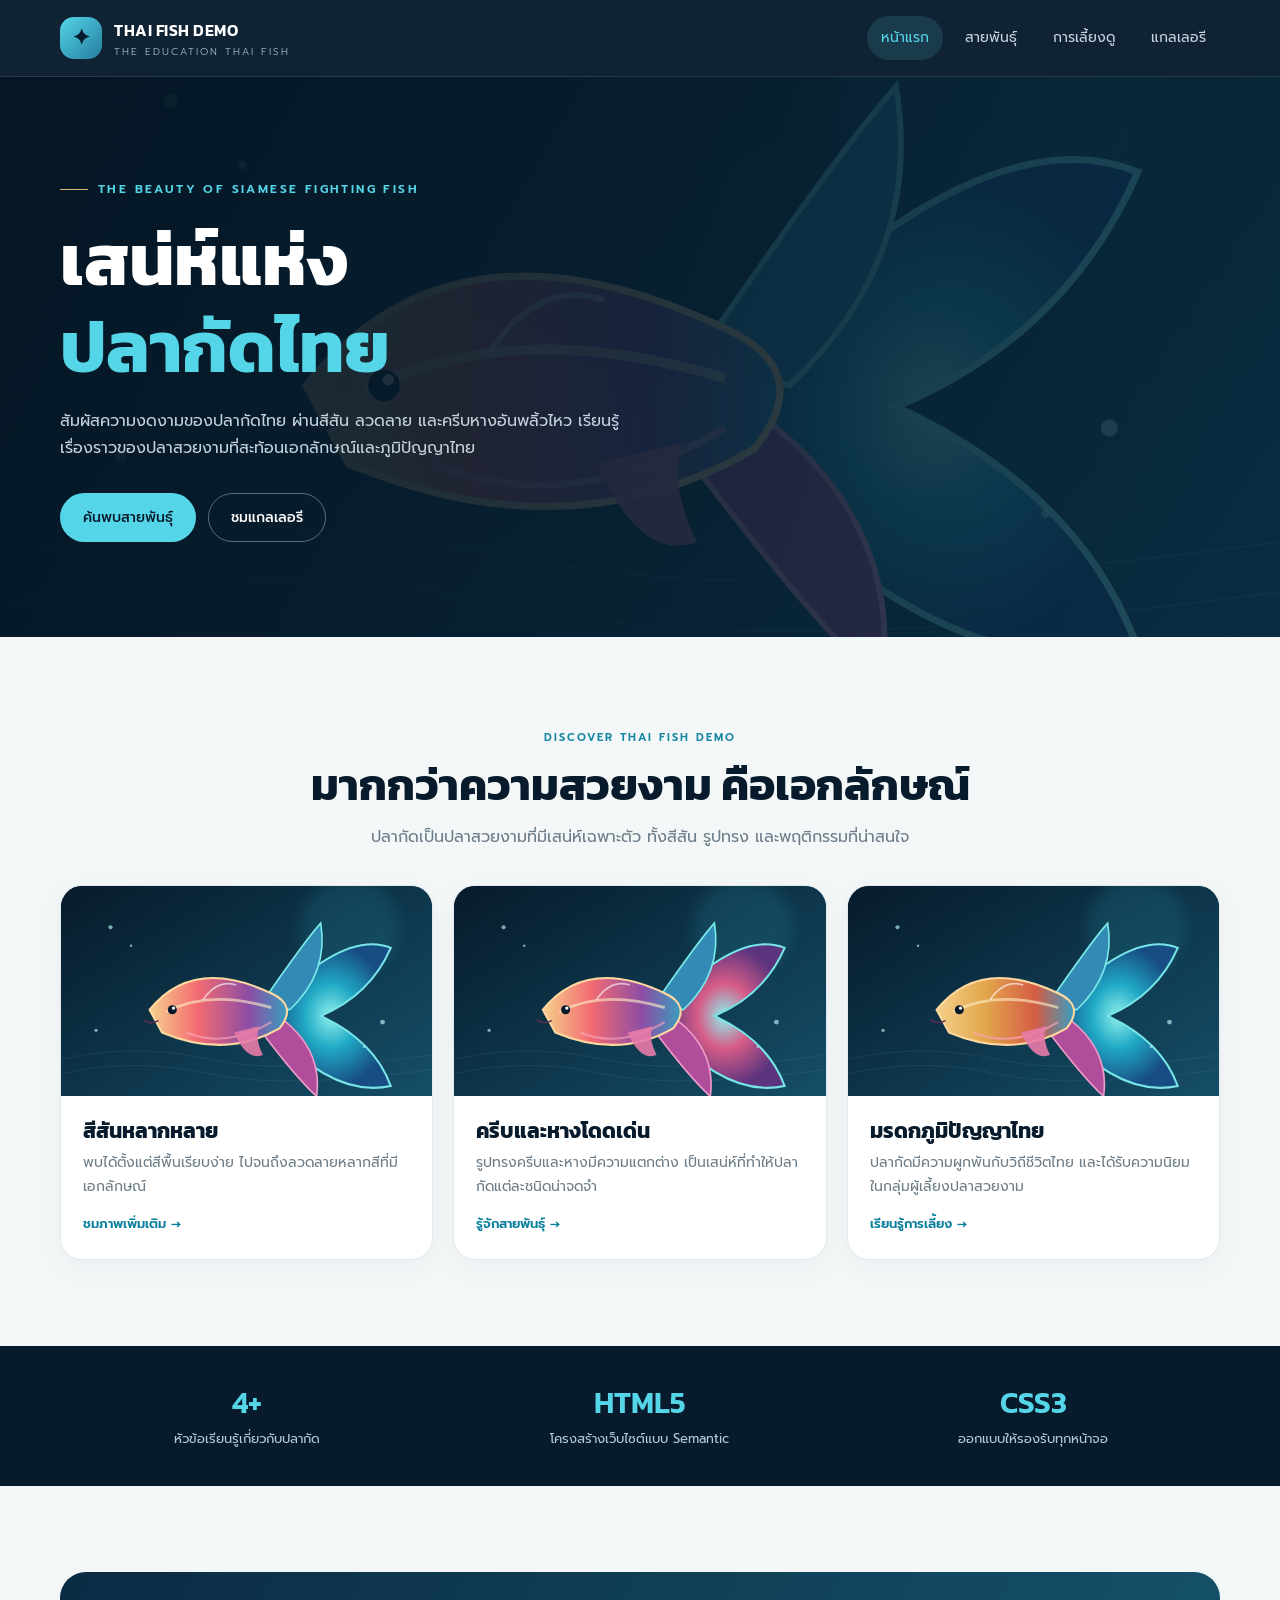
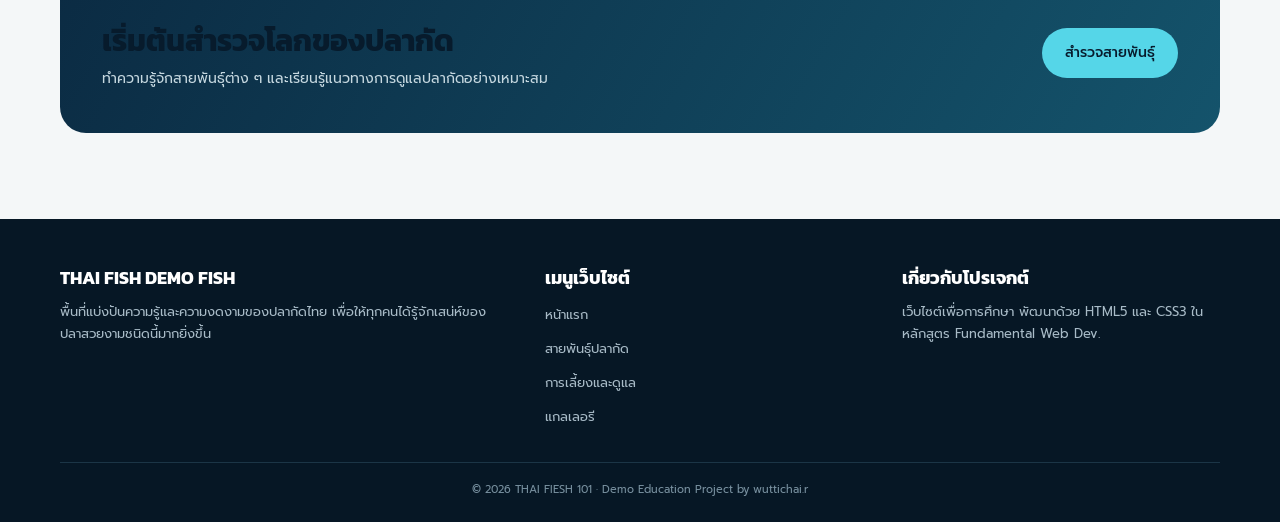
<file: index.html>
<!doctype html>
<html lang="th">
  <head>
    <meta charset="UTF-8" />
    <meta name="viewport" content="width=device-width, initial-scale=1.0" />
    <meta
      name="description"
      content="เรียนรู้เรื่องปลากัดไทย สายพันธุ์ การเลี้ยงดู และแกลเลอรีปลากัดสวยงาม"
    />
    <title>หน้าแรก | THAI FISH DEMO Fish</title>
    <link rel="stylesheet" href="css/style.css" />
  </head>
  <body>
    <header class="site-header">
      <div class="container nav-wrap">
        <a class="brand" href="index.html"
          ><span class="brand-mark">✦</span
          ><span>THAI FISH DEMO<small>THE EDUCATION THAI FISH</small></span></a
        >
        <button
          class="menu-toggle"
          aria-label="เปิดเมนู"
          onclick="
            document.querySelector('.nav-links').classList.toggle('open')
          "
        >
          ☰ เมนู
        </button>
        <ul class="nav-links">
          <li><a class="active" href="index.html">หน้าแรก</a></li>
          <li><a class="" href="species.html">สายพันธุ์</a></li>
          <li><a class="" href="care.html">การเลี้ยงดู</a></li>
          <li><a class="" href="gallery.html">แกลเลอรี</a></li>
        </ul>
      </div>
    </header>
    <main>
      <section class="hero">
        <div class="container hero-inner">
          <div>
            <span class="eyebrow">THE BEAUTY OF SIAMESE FIGHTING FISH</span>
            <h1>เสน่ห์แห่ง<br /><span>ปลากัดไทย</span></h1>
            <p class="hero-copy">
              สัมผัสความงดงามของปลากัดไทย ผ่านสีสัน ลวดลาย และครีบหางอันพลิ้วไหว
              เรียนรู้เรื่องราวของปลาสวยงามที่สะท้อนเอกลักษณ์และภูมิปัญญาไทย
            </p>
            <div class="actions">
              <a class="btn btn-primary" href="species.html">ค้นพบสายพันธุ์</a
              ><a class="btn btn-outline" href="gallery.html">ชมแกลเลอรี</a>
            </div>
          </div>
          <div class="hero-art">
            <img src="images/hero-betta.svg" alt="ภาพวาดปลากัดไทยสีสันสดใส" />
          </div>
        </div>
      </section>
      <section class="section">
        <div class="container">
          <div class="section-head center">
            <span class="kicker">Discover THAI FISH DEMO</span>
            <h2>มากกว่าความสวยงาม คือเอกลักษณ์</h2>
            <p>
              ปลากัดเป็นปลาสวยงามที่มีเสน่ห์เฉพาะตัว ทั้งสีสัน รูปทรง
              และพฤติกรรมที่น่าสนใจ
            </p>
          </div>
          <div class="feature-grid">
            <article class="feature-card">
              <div class="card-art">
                <img src="images/betta-halfmoon.svg" alt="ปลากัดครีบหางบาน" />
              </div>
              <div class="card-body">
                <h3>สีสันหลากหลาย</h3>
                <p>
                  พบได้ตั้งแต่สีพื้นเรียบง่าย ไปจนถึงลวดลายหลากสีที่มีเอกลักษณ์
                </p>
                <a class="text-link" href="gallery.html">ชมภาพเพิ่มเติม</a>
              </div>
            </article>
            <article class="feature-card">
              <div class="card-art">
                <img src="images/betta-crowntail.svg" alt="ปลากัดหางมงกุฎ" />
              </div>
              <div class="card-body">
                <h3>ครีบและหางโดดเด่น</h3>
                <p>
                  รูปทรงครีบและหางมีความแตกต่าง
                  เป็นเสน่ห์ที่ทำให้ปลากัดแต่ละชนิดน่าจดจำ
                </p>
                <a class="text-link" href="species.html">รู้จักสายพันธุ์</a>
              </div>
            </article>
            <article class="feature-card">
              <div class="card-art">
                <img src="images/betta-plakat.svg" alt="ปลากัดปลาหม้อ" />
              </div>
              <div class="card-body">
                <h3>มรดกภูมิปัญญาไทย</h3>
                <p>
                  ปลากัดมีความผูกพันกับวิถีชีวิตไทย
                  และได้รับความนิยมในกลุ่มผู้เลี้ยงปลาสวยงาม
                </p>
                <a class="text-link" href="care.html">เรียนรู้การเลี้ยง</a>
              </div>
            </article>
          </div>
        </div>
      </section>
      <section class="stats">
        <div class="container stats-grid">
          <div class="stat">
            <strong>4+</strong><span>หัวข้อเรียนรู้เกี่ยวกับปลากัด</span>
          </div>
          <div class="stat">
            <strong>HTML5</strong><span>โครงสร้างเว็บไซต์แบบ Semantic</span>
          </div>
          <div class="stat">
            <strong>CSS3</strong><span>ออกแบบให้รองรับทุกหน้าจอ</span>
          </div>
        </div>
      </section>
      <section class="section">
        <div class="container callout">
          <div>
            <h2>เริ่มต้นสำรวจโลกของปลากัด</h2>
            <p>
              ทำความรู้จักสายพันธุ์ต่าง ๆ
              และเรียนรู้แนวทางการดูแลปลากัดอย่างเหมาะสม
            </p>
          </div>
          <a class="btn btn-primary" href="species.html">สำรวจสายพันธุ์</a>
        </div>
      </section>
    </main>
    <footer class="site-footer">
      <div class="container">
        <div class="footer-grid">
          <div>
            <h3>THAI FISH DEMO FISH</h3>
            <p>
              พื้นที่แบ่งปันความรู้และความงดงามของปลากัดไทย
              เพื่อให้ทุกคนได้รู้จักเสน่ห์ของปลาสวยงามชนิดนี้มากยิ่งขึ้น
            </p>
          </div>
          <div>
            <h3>เมนูเว็บไซต์</h3>
            <ul class="footer-links">
              <li><a href="index.html">หน้าแรก</a></li>
              <li><a href="species.html">สายพันธุ์ปลากัด</a></li>
              <li><a href="care.html">การเลี้ยงและดูแล</a></li>
              <li><a href="gallery.html">แกลเลอรี</a></li>
            </ul>
          </div>
          <div>
            <h3>เกี่ยวกับโปรเจกต์</h3>
            <p>
              เว็บไซต์เพื่อการศึกษา พัฒนาด้วย HTML5 และ CSS3 ในหลักสูตร
              Fundamental Web Dev.
            </p>
          </div>
        </div>
        <div class="copyright">
          © 2026 THAI FIESH 101 · Demo Education Project by wuttichai.r
        </div>
      </div>
    </footer>
  </body>
</html>
</file>
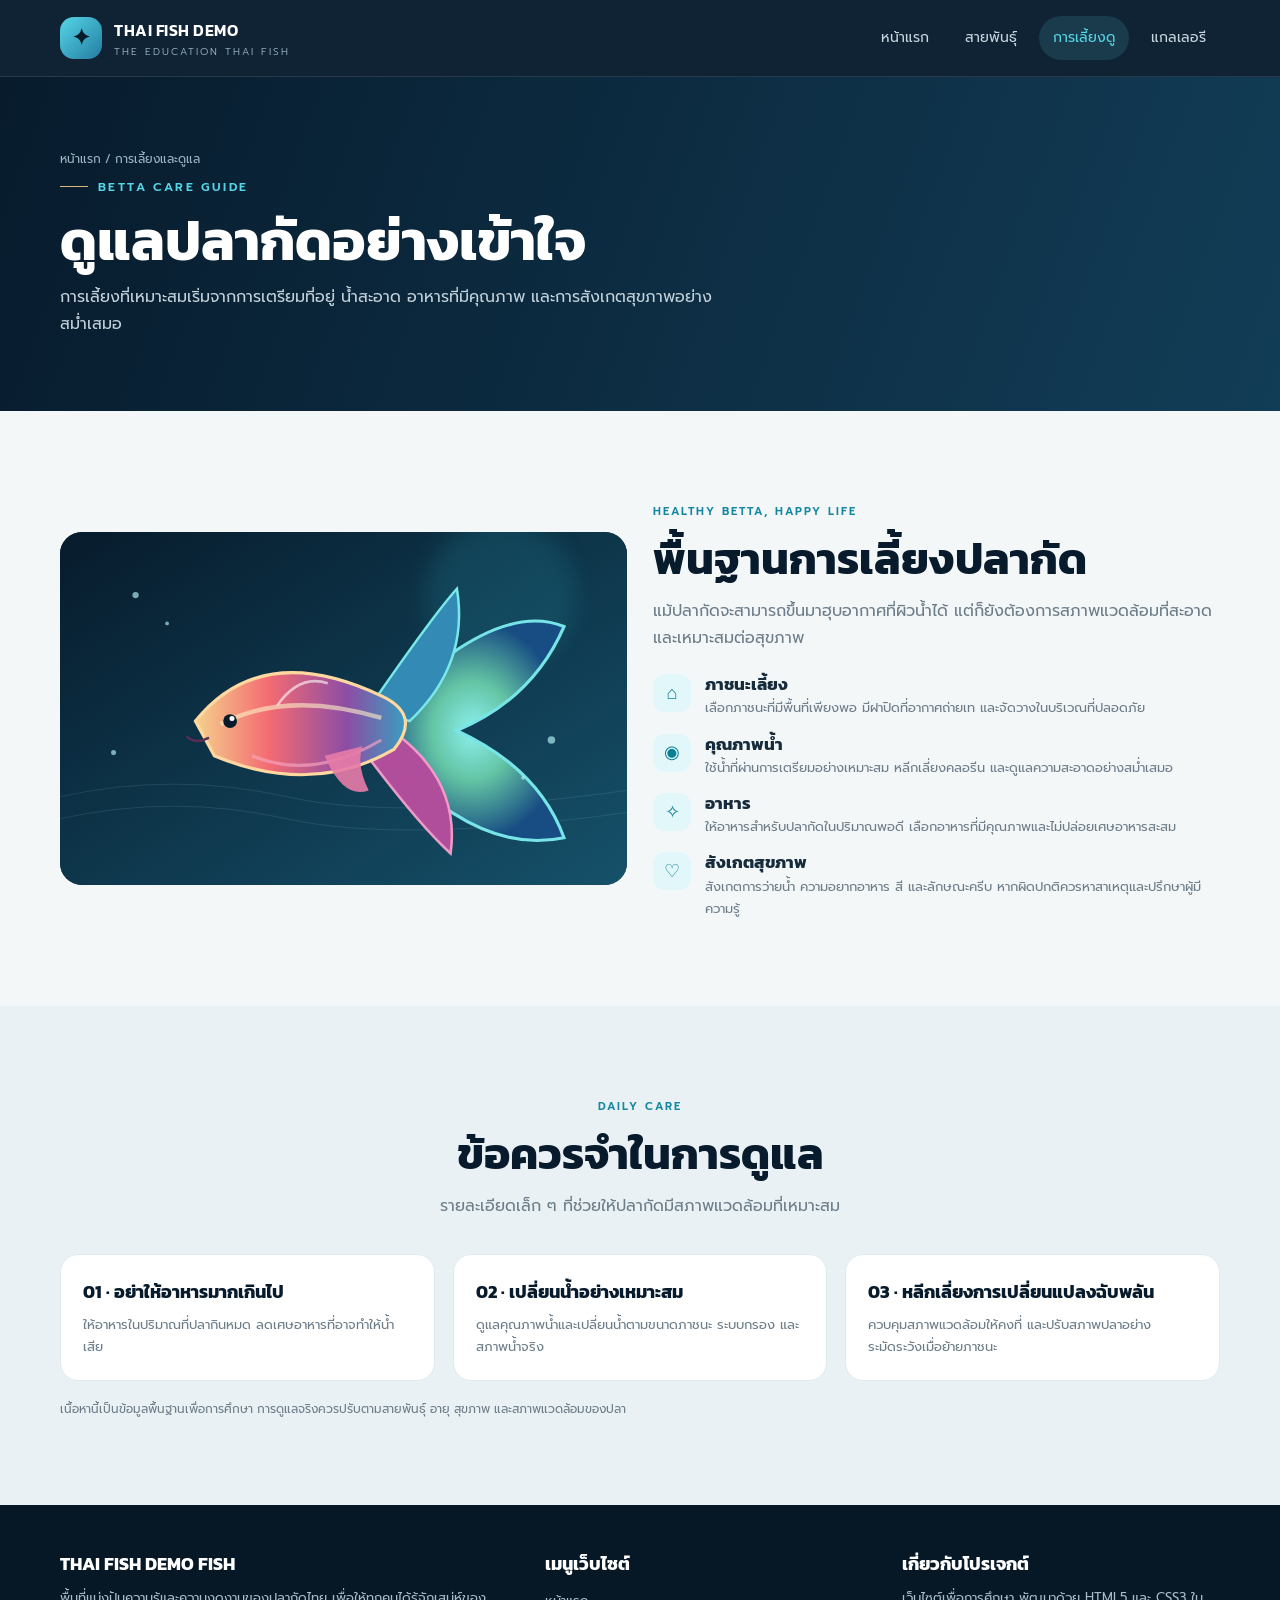
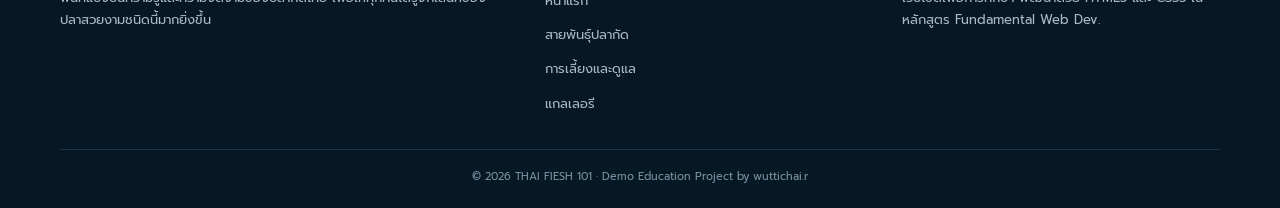
<file: care.html>
<!doctype html>
<html lang="th">
  <head>
    <meta charset="UTF-8" />
    <meta name="viewport" content="width=device-width, initial-scale=1.0" />
    <meta
      name="description"
      content="เรียนรู้เรื่องปลากัดไทย สายพันธุ์ การเลี้ยงดู และแกลเลอรีปลากัดสวยงาม"
    />
    <title>การเลี้ยงและดูแล | THAI FISH DEMO Fish</title>
    <link rel="stylesheet" href="css/style.css" />
  </head>
  <body>
    <header class="site-header">
      <div class="container nav-wrap">
        <a class="brand" href="index.html"
          ><span class="brand-mark">✦</span
          ><span>THAI FISH DEMO<small>THE EDUCATION THAI FISH</small></span></a
        >
        <button
          class="menu-toggle"
          aria-label="เปิดเมนู"
          onclick="
            document.querySelector('.nav-links').classList.toggle('open')
          "
        >
          ☰ เมนู
        </button>
        <ul class="nav-links">
          <li><a class="" href="index.html">หน้าแรก</a></li>
          <li><a class="" href="species.html">สายพันธุ์</a></li>
          <li><a class="active" href="care.html">การเลี้ยงดู</a></li>
          <li><a class="" href="gallery.html">แกลเลอรี</a></li>
        </ul>
      </div>
    </header>
    <main>
      <section class="page-hero">
        <div class="container">
          <div class="breadcrumb">หน้าแรก / การเลี้ยงและดูแล</div>
          <span class="eyebrow">BETTA CARE GUIDE</span>
          <h1>ดูแลปลากัดอย่างเข้าใจ</h1>
          <p>
            การเลี้ยงที่เหมาะสมเริ่มจากการเตรียมที่อยู่ น้ำสะอาด
            อาหารที่มีคุณภาพ และการสังเกตสุขภาพอย่างสม่ำเสมอ
          </p>
        </div>
      </section>
      <section class="section">
        <div class="container content-grid">
          <div class="content-art">
            <img
              src="images/betta-care.svg"
              alt="ภาพประกอบปลากัดในสภาพแวดล้อมใต้น้ำ"
            />
          </div>
          <div>
            <span class="kicker">Healthy Betta, Happy Life</span>
            <h2>พื้นฐานการเลี้ยงปลากัด</h2>
            <p class="lead">
              แม้ปลากัดจะสามารถขึ้นมาฮุบอากาศที่ผิวน้ำได้
              แต่ก็ยังต้องการสภาพแวดล้อมที่สะอาดและเหมาะสมต่อสุขภาพ
            </p>
            <div class="info-list">
              <div class="info-item">
                <span class="info-icon">⌂</span>
                <div>
                  <h3>ภาชนะเลี้ยง</h3>
                  <p>
                    เลือกภาชนะที่มีพื้นที่เพียงพอ มีฝาปิดที่อากาศถ่ายเท
                    และจัดวางในบริเวณที่ปลอดภัย
                  </p>
                </div>
              </div>
              <div class="info-item">
                <span class="info-icon">◉</span>
                <div>
                  <h3>คุณภาพน้ำ</h3>
                  <p>
                    ใช้น้ำที่ผ่านการเตรียมอย่างเหมาะสม หลีกเลี่ยงคลอรีน
                    และดูแลความสะอาดอย่างสม่ำเสมอ
                  </p>
                </div>
              </div>
              <div class="info-item">
                <span class="info-icon">✧</span>
                <div>
                  <h3>อาหาร</h3>
                  <p>
                    ให้อาหารสำหรับปลากัดในปริมาณพอดี
                    เลือกอาหารที่มีคุณภาพและไม่ปล่อยเศษอาหารสะสม
                  </p>
                </div>
              </div>
              <div class="info-item">
                <span class="info-icon">♡</span>
                <div>
                  <h3>สังเกตสุขภาพ</h3>
                  <p>
                    สังเกตการว่ายน้ำ ความอยากอาหาร สี และลักษณะครีบ
                    หากผิดปกติควรหาสาเหตุและปรึกษาผู้มีความรู้
                  </p>
                </div>
              </div>
            </div>
          </div>
        </div>
      </section>
      <section class="section" style="background: #eaf1f4">
        <div class="container">
          <div class="section-head center">
            <span class="kicker">Daily Care</span>
            <h2>ข้อควรจำในการดูแล</h2>
            <p>รายละเอียดเล็ก ๆ ที่ช่วยให้ปลากัดมีสภาพแวดล้อมที่เหมาะสม</p>
          </div>
          <div class="tip-grid">
            <article class="tip">
              <b>01 · อย่าให้อาหารมากเกินไป</b>
              <p>ให้อาหารในปริมาณที่ปลากินหมด ลดเศษอาหารที่อาจทำให้น้ำเสีย</p>
            </article>
            <article class="tip">
              <b>02 · เปลี่ยนน้ำอย่างเหมาะสม</b>
              <p>
                ดูแลคุณภาพน้ำและเปลี่ยนน้ำตามขนาดภาชนะ ระบบกรอง และสภาพน้ำจริง
              </p>
            </article>
            <article class="tip">
              <b>03 · หลีกเลี่ยงการเปลี่ยนแปลงฉับพลัน</b>
              <p>
                ควบคุมสภาพแวดล้อมให้คงที่
                และปรับสภาพปลาอย่างระมัดระวังเมื่อย้ายภาชนะ
              </p>
            </article>
          </div>
          <p class="note">
            เนื้อหานี้เป็นข้อมูลพื้นฐานเพื่อการศึกษา
            การดูแลจริงควรปรับตามสายพันธุ์ อายุ สุขภาพ และสภาพแวดล้อมของปลา
          </p>
        </div>
      </section>
    </main>
    <footer class="site-footer">
      <div class="container">
        <div class="footer-grid">
          <div>
            <h3>THAI FISH DEMO FISH</h3>
            <p>
              พื้นที่แบ่งปันความรู้และความงดงามของปลากัดไทย
              เพื่อให้ทุกคนได้รู้จักเสน่ห์ของปลาสวยงามชนิดนี้มากยิ่งขึ้น
            </p>
          </div>
          <div>
            <h3>เมนูเว็บไซต์</h3>
            <ul class="footer-links">
              <li><a href="index.html">หน้าแรก</a></li>
              <li><a href="species.html">สายพันธุ์ปลากัด</a></li>
              <li><a href="care.html">การเลี้ยงและดูแล</a></li>
              <li><a href="gallery.html">แกลเลอรี</a></li>
            </ul>
          </div>
          <div>
            <h3>เกี่ยวกับโปรเจกต์</h3>
            <p>
              เว็บไซต์เพื่อการศึกษา พัฒนาด้วย HTML5 และ CSS3 ในหลักสูตร
              Fundamental Web Dev.
            </p>
          </div>
        </div>
        <div class="copyright">
          © 2026 THAI FIESH 101 · Demo Education Project by wuttichai.r
        </div>
      </div>
    </footer>
  </body>
</html>
</file>
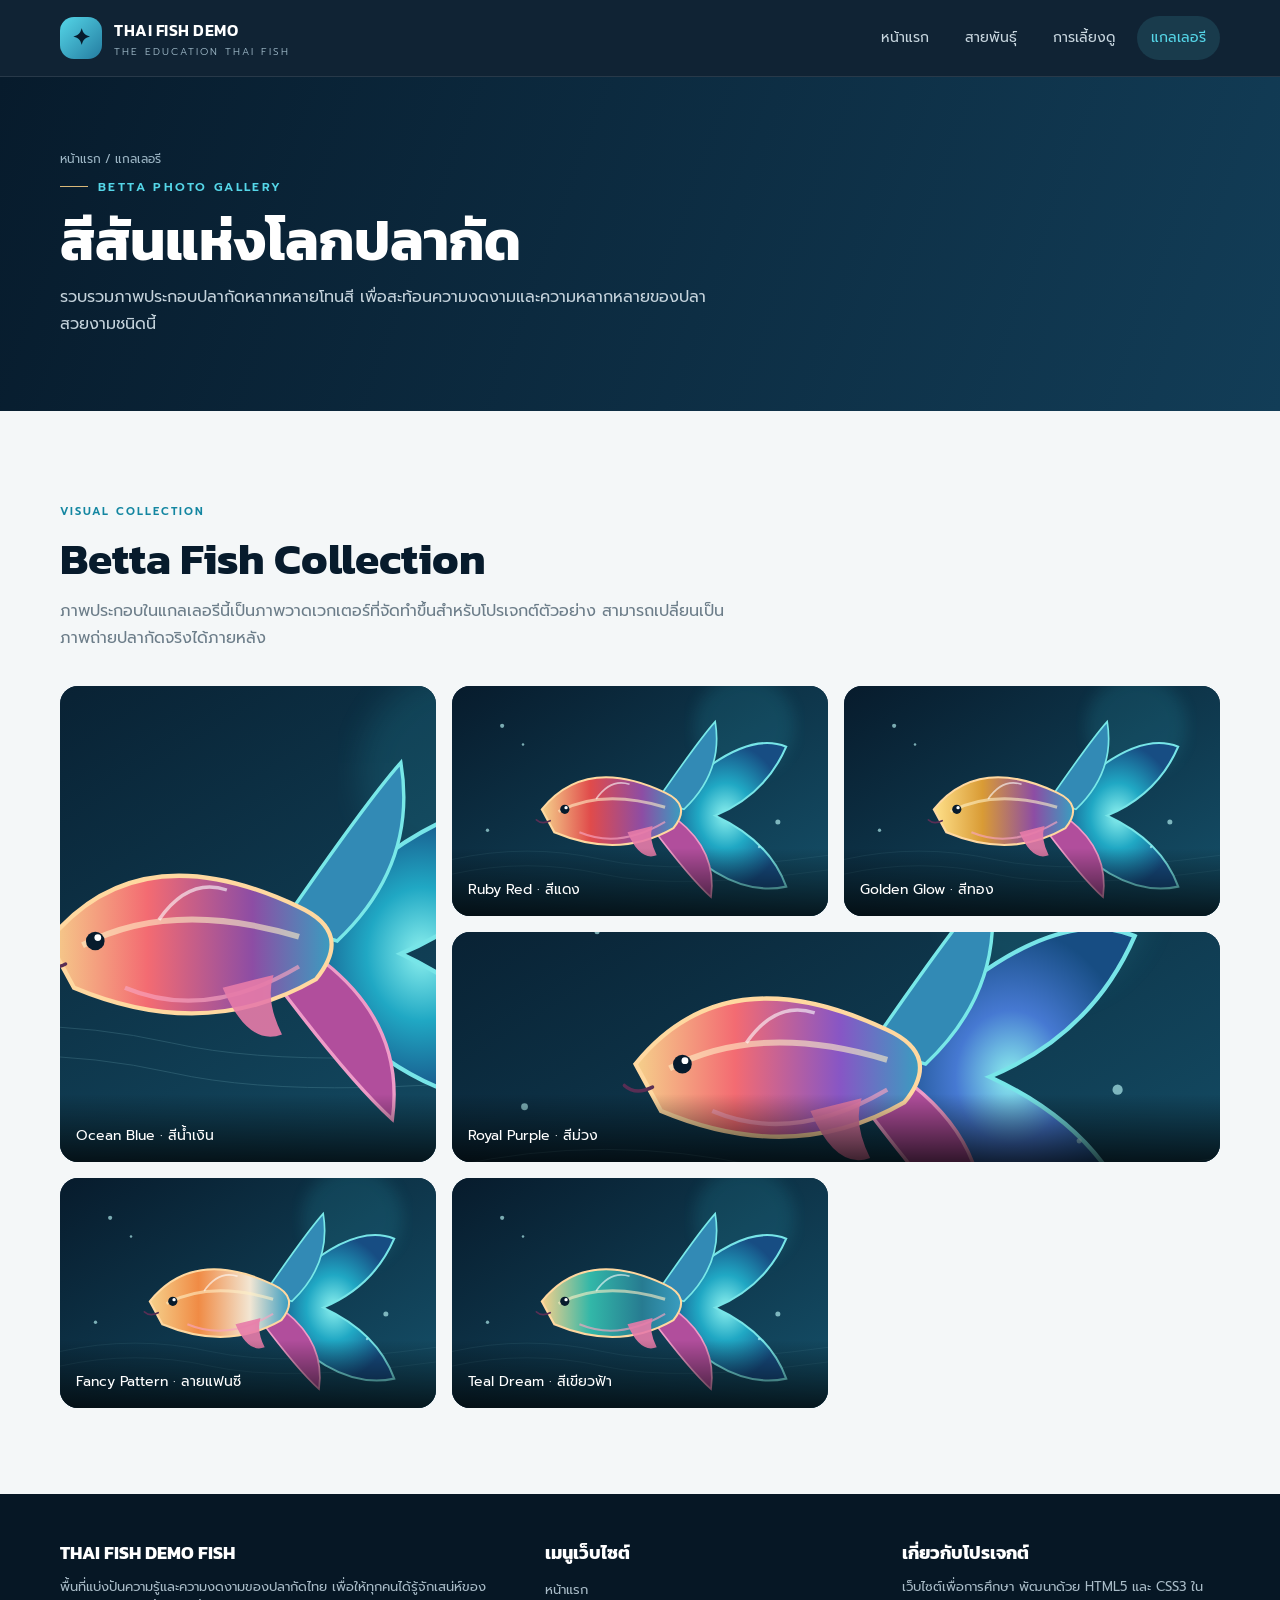
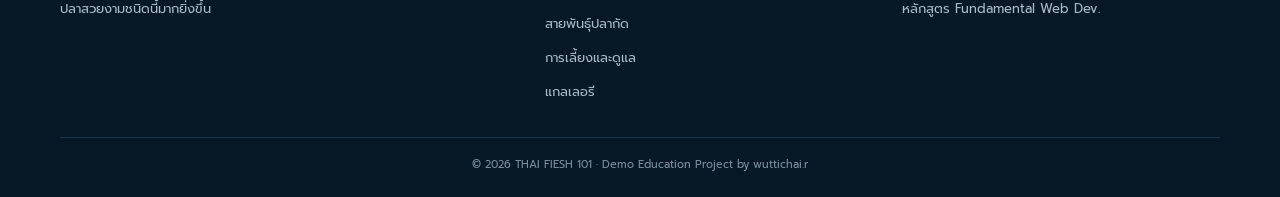
<file: gallery.html>
<!doctype html>
<html lang="th">
  <head>
    <meta charset="UTF-8" />
    <meta name="viewport" content="width=device-width, initial-scale=1.0" />
    <meta
      name="description"
      content="เรียนรู้เรื่องปลากัดไทย สายพันธุ์ การเลี้ยงดู และแกลเลอรีปลากัดสวยงาม"
    />
    <title>แกลเลอรี | THAI FISH DEMO Fish</title>
    <link rel="stylesheet" href="css/style.css" />
  </head>
  <body>
    <header class="site-header">
      <div class="container nav-wrap">
        <a class="brand" href="index.html"
          ><span class="brand-mark">✦</span
          ><span>THAI FISH DEMO<small>THE EDUCATION THAI FISH</small></span></a
        >
        <button
          class="menu-toggle"
          aria-label="เปิดเมนู"
          onclick="
            document.querySelector('.nav-links').classList.toggle('open')
          "
        >
          ☰ เมนู
        </button>
        <ul class="nav-links">
          <li><a class="" href="index.html">หน้าแรก</a></li>
          <li><a class="" href="species.html">สายพันธุ์</a></li>
          <li><a class="" href="care.html">การเลี้ยงดู</a></li>
          <li><a class="active" href="gallery.html">แกลเลอรี</a></li>
        </ul>
      </div>
    </header>
    <main>
      <section class="page-hero">
        <div class="container">
          <div class="breadcrumb">หน้าแรก / แกลเลอรี</div>
          <span class="eyebrow">BETTA PHOTO GALLERY</span>
          <h1>สีสันแห่งโลกปลากัด</h1>
          <p>
            รวบรวมภาพประกอบปลากัดหลากหลายโทนสี
            เพื่อสะท้อนความงดงามและความหลากหลายของปลาสวยงามชนิดนี้
          </p>
        </div>
      </section>
      <section class="section">
        <div class="container">
          <div class="section-head">
            <span class="kicker">Visual Collection</span>
            <h2>Betta Fish Collection</h2>
            <p>
              ภาพประกอบในแกลเลอรีนี้เป็นภาพวาดเวกเตอร์ที่จัดทำขึ้นสำหรับโปรเจกต์ตัวอย่าง
              สามารถเปลี่ยนเป็นภาพถ่ายปลากัดจริงได้ภายหลัง
            </p>
          </div>
          <div class="gallery-grid">
            <figure class="gallery-item tall">
              <img
                src="images/gallery/betta-blue.svg"
                alt="ปลากัดโทนสีน้ำเงิน"
              />
              <figcaption>Ocean Blue · สีน้ำเงิน</figcaption>
            </figure>
            <figure class="gallery-item">
              <img src="images/gallery/betta-red.svg" alt="ปลากัดโทนสีแดง" />
              <figcaption>Ruby Red · สีแดง</figcaption>
            </figure>
            <figure class="gallery-item">
              <img src="images/gallery/betta-gold.svg" alt="ปลากัดโทนสีทอง" />
              <figcaption>Golden Glow · สีทอง</figcaption>
            </figure>
            <figure class="gallery-item wide">
              <img
                src="images/gallery/betta-purple.svg"
                alt="ปลากัดโทนสีม่วง"
              />
              <figcaption>Royal Purple · สีม่วง</figcaption>
            </figure>
            <figure class="gallery-item">
              <img src="images/gallery/betta-koi.svg" alt="ปลากัดลายแฟนซี" />
              <figcaption>Fancy Pattern · ลายแฟนซี</figcaption>
            </figure>
            <figure class="gallery-item">
              <img
                src="images/gallery/betta-teal.svg"
                alt="ปลากัดโทนสีเขียวฟ้า"
              />
              <figcaption>Teal Dream · สีเขียวฟ้า</figcaption>
            </figure>
          </div>
        </div>
      </section>
    </main>
    <footer class="site-footer">
      <div class="container">
        <div class="footer-grid">
          <div>
            <h3>THAI FISH DEMO FISH</h3>
            <p>
              พื้นที่แบ่งปันความรู้และความงดงามของปลากัดไทย
              เพื่อให้ทุกคนได้รู้จักเสน่ห์ของปลาสวยงามชนิดนี้มากยิ่งขึ้น
            </p>
          </div>
          <div>
            <h3>เมนูเว็บไซต์</h3>
            <ul class="footer-links">
              <li><a href="index.html">หน้าแรก</a></li>
              <li><a href="species.html">สายพันธุ์ปลากัด</a></li>
              <li><a href="care.html">การเลี้ยงและดูแล</a></li>
              <li><a href="gallery.html">แกลเลอรี</a></li>
            </ul>
          </div>
          <div>
            <h3>เกี่ยวกับโปรเจกต์</h3>
            <p>
              เว็บไซต์เพื่อการศึกษา พัฒนาด้วย HTML5 และ CSS3 ในหลักสูตร
              Fundamental Web Dev.
            </p>
          </div>
        </div>
        <div class="copyright">
          © 2026 THAI FIESH 101 · Demo Education Project by wuttichai.r
        </div>
      </div>
    </footer>
  </body>
</html>
</file>
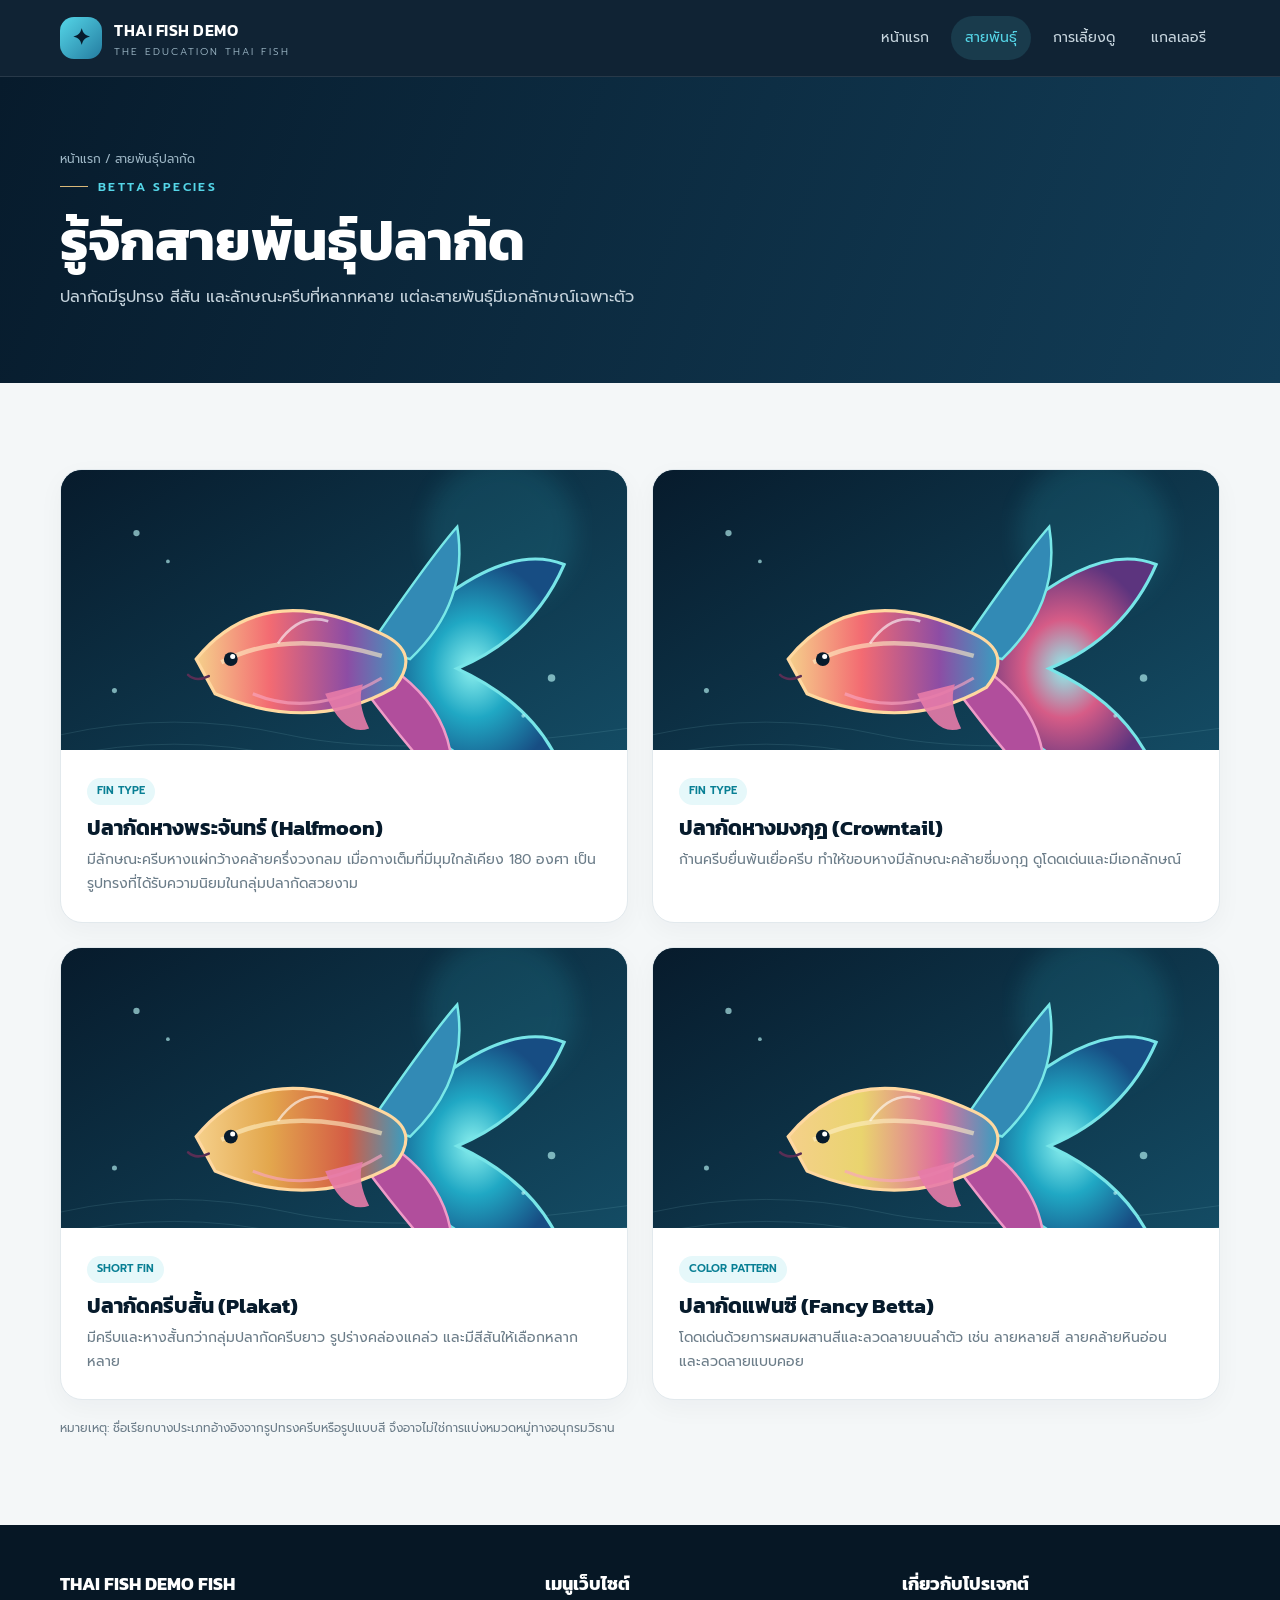
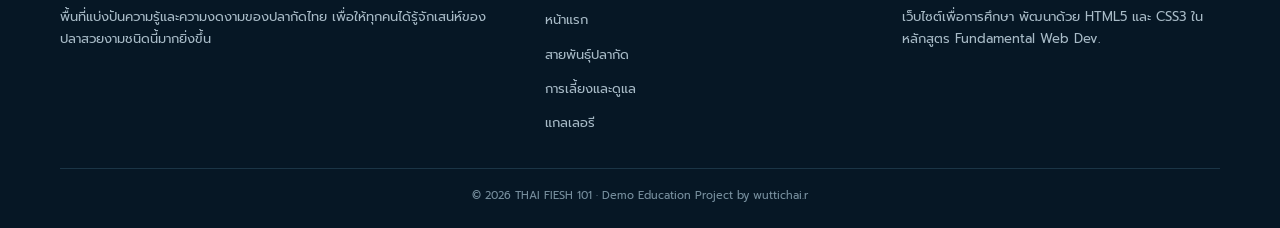
<file: species.html>
<!doctype html>
<html lang="th">
  <head>
    <meta charset="UTF-8" />
    <meta name="viewport" content="width=device-width, initial-scale=1.0" />
    <meta
      name="description"
      content="เรียนรู้เรื่องปลากัดไทย สายพันธุ์ การเลี้ยงดู และแกลเลอรีปลากัดสวยงาม"
    />
    <title>สายพันธุ์ปลากัด | THAI FISH DEMO Fish</title>
    <link rel="stylesheet" href="css/style.css" />
  </head>
  <body>
    <header class="site-header">
      <div class="container nav-wrap">
        <a class="brand" href="index.html"
          ><span class="brand-mark">✦</span
          ><span>THAI FISH DEMO<small>THE EDUCATION THAI FISH</small></span></a
        >
        <button
          class="menu-toggle"
          aria-label="เปิดเมนู"
          onclick="
            document.querySelector('.nav-links').classList.toggle('open')
          "
        >
          ☰ เมนู
        </button>
        <ul class="nav-links">
          <li><a class="" href="index.html">หน้าแรก</a></li>
          <li><a class="active" href="species.html">สายพันธุ์</a></li>
          <li><a class="" href="care.html">การเลี้ยงดู</a></li>
          <li><a class="" href="gallery.html">แกลเลอรี</a></li>
        </ul>
      </div>
    </header>
    <main>
      <section class="page-hero">
        <div class="container">
          <div class="breadcrumb">หน้าแรก / สายพันธุ์ปลากัด</div>
          <span class="eyebrow">BETTA SPECIES</span>
          <h1>รู้จักสายพันธุ์ปลากัด</h1>
          <p>
            ปลากัดมีรูปทรง สีสัน และลักษณะครีบที่หลากหลาย
            แต่ละสายพันธุ์มีเอกลักษณ์เฉพาะตัว
          </p>
        </div>
      </section>
      <section class="section">
        <div class="container">
          <div class="species-grid">
            <article class="species-card">
              <div class="card-art">
                <img src="images/betta-halfmoon.svg" alt="ปลากัดหางพระจันทร์" />
              </div>
              <div class="card-body">
                <span class="tag">FIN TYPE</span>
                <h3>ปลากัดหางพระจันทร์ (Halfmoon)</h3>
                <p>
                  มีลักษณะครีบหางแผ่กว้างคล้ายครึ่งวงกลม
                  เมื่อกางเต็มที่มีมุมใกล้เคียง 180 องศา
                  เป็นรูปทรงที่ได้รับความนิยมในกลุ่มปลากัดสวยงาม
                </p>
              </div>
            </article>
            <article class="species-card">
              <div class="card-art">
                <img src="images/betta-crowntail.svg" alt="ปลากัดหางมงกุฎ" />
              </div>
              <div class="card-body">
                <span class="tag">FIN TYPE</span>
                <h3>ปลากัดหางมงกุฎ (Crowntail)</h3>
                <p>
                  ก้านครีบยื่นพ้นเยื่อครีบ ทำให้ขอบหางมีลักษณะคล้ายซี่มงกุฎ
                  ดูโดดเด่นและมีเอกลักษณ์
                </p>
              </div>
            </article>
            <article class="species-card">
              <div class="card-art">
                <img src="images/betta-plakat.svg" alt="ปลากัดปลากัดครีบสั้น" />
              </div>
              <div class="card-body">
                <span class="tag">SHORT FIN</span>
                <h3>ปลากัดครีบสั้น (Plakat)</h3>
                <p>
                  มีครีบและหางสั้นกว่ากลุ่มปลากัดครีบยาว รูปร่างคล่องแคล่ว
                  และมีสีสันให้เลือกหลากหลาย
                </p>
              </div>
            </article>
            <article class="species-card">
              <div class="card-art">
                <img src="images/betta-fancy.svg" alt="ปลากัดแฟนซี" />
              </div>
              <div class="card-body">
                <span class="tag">COLOR PATTERN</span>
                <h3>ปลากัดแฟนซี (Fancy Betta)</h3>
                <p>
                  โดดเด่นด้วยการผสมผสานสีและลวดลายบนลำตัว เช่น ลายหลายสี
                  ลายคล้ายหินอ่อน และลวดลายแบบคอย
                </p>
              </div>
            </article>
          </div>
          <p class="note">
            หมายเหตุ: ชื่อเรียกบางประเภทอ้างอิงจากรูปทรงครีบหรือรูปแบบสี
            จึงอาจไม่ใช่การแบ่งหมวดหมู่ทางอนุกรมวิธาน
          </p>
        </div>
      </section>
    </main>
    <footer class="site-footer">
      <div class="container">
        <div class="footer-grid">
          <div>
            <h3>THAI FISH DEMO FISH</h3>
            <p>
              พื้นที่แบ่งปันความรู้และความงดงามของปลากัดไทย
              เพื่อให้ทุกคนได้รู้จักเสน่ห์ของปลาสวยงามชนิดนี้มากยิ่งขึ้น
            </p>
          </div>
          <div>
            <h3>เมนูเว็บไซต์</h3>
            <ul class="footer-links">
              <li><a href="index.html">หน้าแรก</a></li>
              <li><a href="species.html">สายพันธุ์ปลากัด</a></li>
              <li><a href="care.html">การเลี้ยงและดูแล</a></li>
              <li><a href="gallery.html">แกลเลอรี</a></li>
            </ul>
          </div>
          <div>
            <h3>เกี่ยวกับโปรเจกต์</h3>
            <p>
              เว็บไซต์เพื่อการศึกษา พัฒนาด้วย HTML5 และ CSS3 ในหลักสูตร
              Fundamental Web Dev.
            </p>
          </div>
        </div>
        <div class="copyright">
          © 2026 THAI FIESH 101 · Demo Education Project by wuttichai.r
        </div>
      </div>
    </footer>
  </body>
</html>
</file>
<file: css/style.css>
@import url("https://fonts.googleapis.com/css2?family=Kanit:wght@300;400;500;600;700&family=Prompt:wght@300;400;500;600;700&display=swap");

:root {
  --navy: #071b2c;
  --navy-2: #0d2b43;
  --blue: #174b68;
  --cyan: #55d6e8;
  --gold: #d9b879;
  --ink: #162b3b;
  --muted: #6c7d89;
  --paper: #f4f7f8;
  --white: #fff;
  --line: #e2e9ed;
  --shadow: 0 18px 50px rgba(7, 27, 44, 0.12);
  --radius: 22px;
  --container: 1160px;
}
* {
  box-sizing: border-box;
  margin: 0;
  padding: 0;
}
html {
  scroll-behavior: smooth;
}
body {
  font-family: "Prompt", sans-serif;
  color: var(--ink);
  background: var(--paper);
  line-height: 1.7;
}
img {
  display: block;
  max-width: 100%;
}
a {
  color: inherit;
  text-decoration: none;
}
.container {
  width: min(var(--container), calc(100% - 40px));
  margin: auto;
}
.site-header {
  position: sticky;
  top: 0;
  z-index: 20;
  background: rgba(7, 27, 44, 0.96);
  backdrop-filter: blur(14px);
  color: #fff;
  border-bottom: 1px solid rgba(255, 255, 255, 0.1);
}
.nav-wrap {
  min-height: 76px;
  display: flex;
  align-items: center;
  justify-content: space-between;
  gap: 24px;
}
.brand {
  display: flex;
  align-items: center;
  gap: 12px;
  font-family: "Kanit", sans-serif;
  font-weight: 600;
  letter-spacing: 0.5px;
}
.brand-mark {
  width: 42px;
  height: 42px;
  border-radius: 14px;
  background: linear-gradient(135deg, var(--cyan), #247ca0);
  display: grid;
  place-items: center;
  color: var(--navy);
  font-size: 22px;
}
.brand small {
  display: block;
  font:
    300 10px "Prompt",
    sans-serif;
  letter-spacing: 2px;
  color: #9eb8c7;
}
.nav-links {
  display: flex;
  align-items: center;
  gap: 8px;
  list-style: none;
}
.nav-links a {
  display: block;
  padding: 10px 14px;
  border-radius: 999px;
  color: #c8d6df;
  font-size: 14px;
  transition: 0.25s;
}
.nav-links a:hover,
.nav-links a.active {
  background: rgba(85, 214, 232, 0.13);
  color: var(--cyan);
}
.menu-toggle {
  display: none;
  color: white;
  background: none;
  border: 1px solid #426071;
  border-radius: 10px;
  padding: 8px 12px;
  font: inherit;
}
.hero {
  position: relative;
  overflow: hidden;
  background:
    linear-gradient(110deg, rgba(5, 22, 36, 0.97), rgba(7, 36, 56, 0.78)),
    url("../images/hero-betta.svg") center/cover;
  color: white;
}
.hero-inner {
  min-height: 560px;
  display: grid;
  grid-template-columns: 1.05fr 0.95fr;
  align-items: center;
  gap: 35px;
  padding: 70px 0;
}
.eyebrow {
  display: inline-flex;
  align-items: center;
  gap: 10px;
  color: var(--cyan);
  font-size: 12px;
  letter-spacing: 2.4px;
  text-transform: uppercase;
  font-weight: 600;
}
.eyebrow:before {
  content: "";
  width: 28px;
  height: 1px;
  background: var(--gold);
}
h1,
h2,
h3 {
  font-family: "Kanit", sans-serif;
  line-height: 1.2;
}
.hero h1 {
  font-size: clamp(42px, 6vw, 72px);
  margin: 18px 0;
  color: #fff;
}
.hero h1 span {
  color: var(--cyan);
}
.hero-copy {
  max-width: 590px;
  color: #c4d2db;
  font-size: 16px;
}
.actions {
  display: flex;
  gap: 12px;
  flex-wrap: wrap;
  margin-top: 30px;
}
.btn {
  display: inline-flex;
  align-items: center;
  justify-content: center;
  padding: 12px 22px;
  border-radius: 999px;
  font-weight: 500;
  font-size: 14px;
  transition: 0.25s;
  border: 1px solid transparent;
}
.btn-primary {
  background: var(--cyan);
  color: var(--navy);
}
.btn-primary:hover {
  background: #a0eff6;
  transform: translateY(-2px);
}
.btn-outline {
  border-color: rgba(255, 255, 255, 0.35);
  color: #fff;
}
.btn-outline:hover {
  border-color: var(--cyan);
  color: var(--cyan);
}
.hero-art {
  max-width: 560px;
  margin: auto;
  filter: drop-shadow(0 28px 40px rgba(0, 0, 0, 0.3));
}
.section {
  padding: 86px 0;
}
.section-head {
  max-width: 680px;
  margin-bottom: 34px;
}
.section-head.center {
  text-align: center;
  margin-inline: auto;
}
.kicker {
  color: #1386a1;
  text-transform: uppercase;
  letter-spacing: 2px;
  font-size: 11px;
  font-weight: 600;
}
.section h2 {
  font-size: clamp(30px, 4vw, 44px);
  margin: 9px 0 12px;
  color: var(--navy);
}
.section-head p,
.lead {
  color: var(--muted);
}
.feature-grid {
  display: grid;
  grid-template-columns: repeat(3, 1fr);
  gap: 20px;
}
.feature-card,
.species-card,
.info-card {
  background: white;
  border: 1px solid var(--line);
  border-radius: var(--radius);
  overflow: hidden;
  box-shadow: 0 8px 26px rgba(7, 27, 44, 0.04);
  transition: 0.25s;
}
.feature-card:hover,
.species-card:hover {
  transform: translateY(-5px);
  box-shadow: var(--shadow);
}
.card-art {
  height: 210px;
  background: linear-gradient(145deg, #0b2d43, #1c6077);
  display: grid;
  place-items: center;
  overflow: hidden;
}
.card-art img {
  width: 100%;
  height: 100%;
  object-fit: cover;
}
.card-body {
  padding: 22px;
}
.card-body h3 {
  font-size: 21px;
  color: var(--navy);
  margin-bottom: 8px;
}
.card-body p {
  color: var(--muted);
  font-size: 14px;
}
.text-link {
  display: inline-flex;
  margin-top: 14px;
  color: #087f9c;
  font-weight: 600;
  font-size: 13px;
}
.text-link:after {
  content: " →";
  margin-left: 5px;
}
.stats {
  background: var(--navy);
  color: white;
  padding: 34px 0;
}
.stats-grid {
  display: grid;
  grid-template-columns: repeat(3, 1fr);
  gap: 20px;
  text-align: center;
}
.stat strong {
  display: block;
  font: 600 30px "Kanit";
  color: var(--cyan);
}
.stat span {
  font-size: 13px;
  color: #b9cbd5;
}
.page-hero {
  background: linear-gradient(110deg, #071b2c, #123d57);
  color: white;
  padding: 72px 0;
}
.page-hero h1 {
  font-size: clamp(36px, 5vw, 56px);
  margin: 10px 0;
}
.page-hero p {
  max-width: 700px;
  color: #c4d2db;
}
.breadcrumb {
  font-size: 12px;
  color: #9db6c5;
}
.species-grid {
  display: grid;
  grid-template-columns: repeat(2, 1fr);
  gap: 24px;
}
.species-card .card-art {
  height: 280px;
}
.species-card .card-body {
  padding: 26px;
}
.tag {
  display: inline-block;
  padding: 4px 10px;
  border-radius: 999px;
  background: #e6f8fa;
  color: #087f94;
  font-size: 11px;
  font-weight: 600;
  margin-bottom: 10px;
}
.content-grid {
  display: grid;
  grid-template-columns: 1fr 1fr;
  gap: 26px;
  align-items: center;
}
.content-art {
  border-radius: var(--radius);
  overflow: hidden;
  background: #0d2b43;
  min-height: 330px;
  display: grid;
  place-items: center;
}
.content-art img {
  width: 100%;
  height: 100%;
  object-fit: cover;
}
.info-list {
  display: grid;
  gap: 14px;
  margin-top: 22px;
}
.info-item {
  display: flex;
  gap: 14px;
  align-items: flex-start;
}
.info-icon {
  flex: 0 0 38px;
  height: 38px;
  border-radius: 12px;
  background: #e2f7fa;
  color: #087f94;
  display: grid;
  place-items: center;
  font-size: 18px;
}
.info-item h3 {
  font-size: 17px;
  margin-bottom: 3px;
}
.info-item p {
  font-size: 13px;
  color: var(--muted);
}
.tip-grid {
  display: grid;
  grid-template-columns: repeat(3, 1fr);
  gap: 18px;
  margin-top: 30px;
}
.tip {
  background: white;
  padding: 22px;
  border-radius: 18px;
  border: 1px solid var(--line);
}
.tip b {
  display: block;
  color: var(--navy);
  font-family: "Kanit";
  font-size: 18px;
  margin-bottom: 6px;
}
.tip p {
  font-size: 13px;
  color: var(--muted);
}
.gallery-grid {
  display: grid;
  grid-template-columns: repeat(3, 1fr);
  grid-auto-rows: 230px;
  gap: 16px;
}
.gallery-item {
  border-radius: 18px;
  overflow: hidden;
  background: #0d2b43;
  position: relative;
}
.gallery-item img {
  width: 100%;
  height: 100%;
  object-fit: cover;
  transition: 0.4s;
}
.gallery-item:hover img {
  transform: scale(1.06);
}
.gallery-item figcaption {
  position: absolute;
  inset: auto 0 0;
  padding: 30px 16px 14px;
  color: white;
  background: linear-gradient(transparent, rgba(0, 0, 0, 0.72));
  font-size: 14px;
}
.gallery-item.tall {
  grid-row: span 2;
}
.gallery-item.wide {
  grid-column: span 2;
}
.callout {
  background: linear-gradient(120deg, #0b2b43, #14536b);
  border-radius: 26px;
  padding: 42px;
  color: white;
  display: flex;
  justify-content: space-between;
  align-items: center;
  gap: 25px;
}
.callout h2 {
  font-size: 30px;
  margin-bottom: 8px;
}
.callout p {
  color: #c6d8e0;
  max-width: 650px;
  font-size: 14px;
}
.site-footer {
  background: #061725;
  color: #b7c8d2;
  padding: 48px 0 22px;
}
.footer-grid {
  display: grid;
  grid-template-columns: 1.4fr 1fr 1fr;
  gap: 40px;
  padding-bottom: 32px;
}
.site-footer h3 {
  color: white;
  font-size: 18px;
  margin-bottom: 12px;
}
.site-footer p,
.site-footer a {
  font-size: 13px;
  color: #a8bbc7;
}
.footer-links {
  list-style: none;
  display: grid;
  gap: 7px;
}
.copyright {
  border-top: 1px solid #1b3546;
  padding-top: 18px;
  font-size: 11px;
  color: #78909f;
  text-align: center;
}
.note {
  font-size: 12px;
  color: var(--muted);
  margin-top: 18px;
}
@media (max-width: 800px) {
  .hero-inner {
    grid-template-columns: 1fr;
    min-height: auto;
    padding: 68px 0 50px;
  }
  .hero-art {
    max-width: 430px;
  }
  .feature-grid,
  .tip-grid {
    grid-template-columns: repeat(2, 1fr);
  }
  .footer-grid {
    grid-template-columns: 1fr 1fr;
  }
}
@media (max-width: 600px) {
  .container {
    width: min(100% - 30px, var(--container));
  }
  .nav-wrap {
    min-height: 68px;
    flex-wrap: wrap;
  }
  .menu-toggle {
    display: block;
  }
  .nav-links {
    display: none;
    width: 100%;
    padding: 0 0 14px;
    flex-direction: column;
    align-items: stretch;
  }
  .nav-links.open {
    display: flex;
  }
  .nav-links a {
    border-radius: 10px;
  }
  .hero-inner {
    padding: 54px 0 42px;
  }
  .hero h1 {
    font-size: 43px;
  }
  .hero-copy {
    font-size: 14px;
  }
  .section {
    padding: 62px 0;
  }
  .feature-grid,
  .species-grid,
  .tip-grid,
  .content-grid,
  .stats-grid {
    grid-template-columns: 1fr;
  }
  .species-card .card-art {
    height: 220px;
  }
  .gallery-grid {
    grid-template-columns: repeat(2, 1fr);
    grid-auto-rows: 170px;
    gap: 10px;
  }
  .gallery-item.tall {
    grid-row: span 2;
  }
  .gallery-item.wide {
    grid-column: span 2;
  }
  .callout {
    padding: 28px;
    display: block;
  }
  .callout .btn {
    margin-top: 18px;
  }
  .footer-grid {
    grid-template-columns: 1fr;
    gap: 24px;
  }
}
</file>
